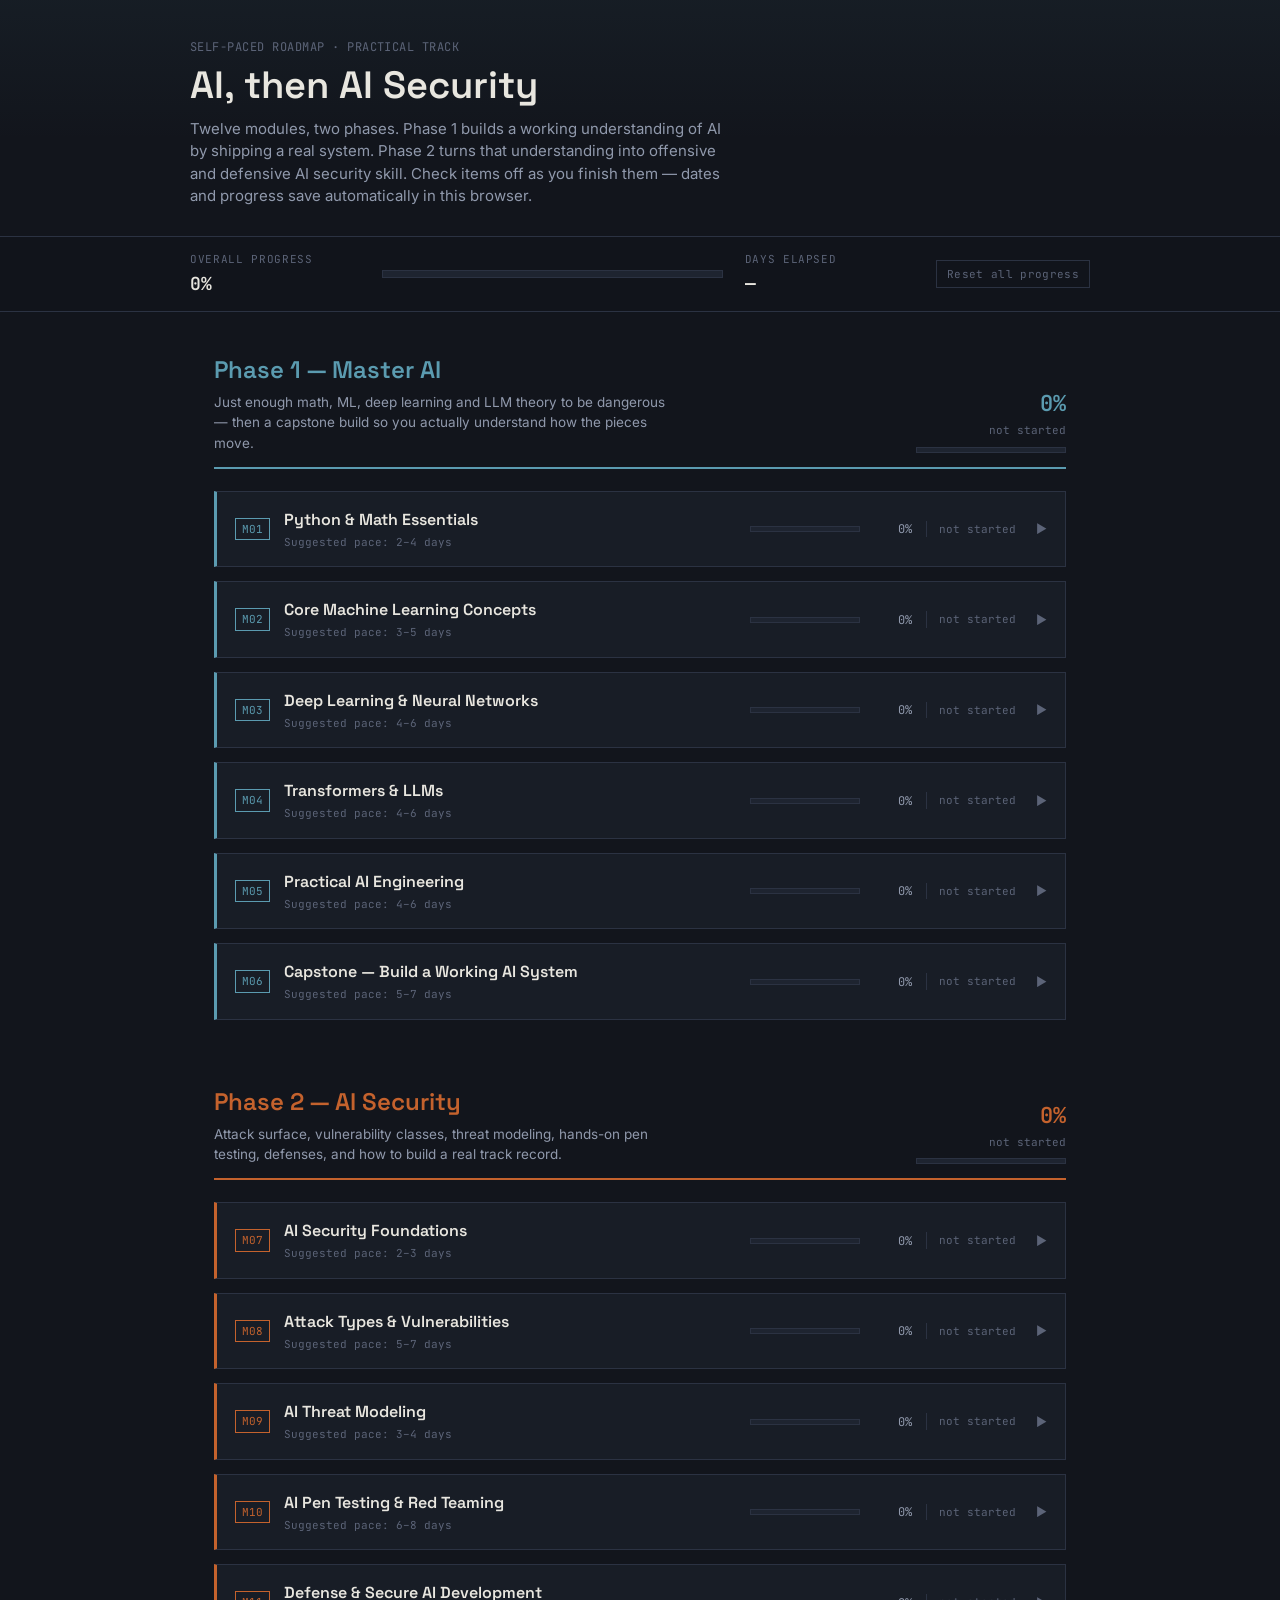
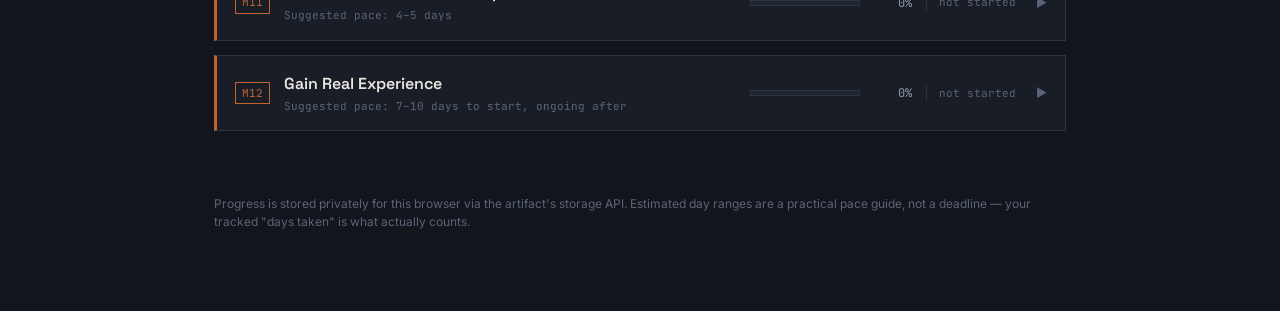
<file: ai-security-roadmap.html>
<!DOCTYPE html>
<html lang="en">
<head>
<meta charset="UTF-8">
<meta name="viewport" content="width=device-width, initial-scale=1.0">
<title>AI &amp; AI Security — Build Roadmap</title>
<link rel="preconnect" href="https://fonts.googleapis.com">
<link href="https://fonts.googleapis.com/css2?family=Space+Grotesk:wght@500;600;700&family=Inter:wght@400;500;600&family=JetBrains+Mono:wght@400;500;600&display=swap" rel="stylesheet">
<style>
  :root{
    --ink:#12151c;
    --panel:#181d26;
    --panel-2:#1e2430;
    --line:#2b3242;
    --text:#e8e6df;
    --text-dim:#9099ac;
    --text-faint:#5c6478;
    --phase1:#5b9bb0;
    --phase1-dim:#3e6a78;
    --phase2:#c4622d;
    --phase2-dim:#8a4620;
    --good:#7fa66b;
    --font-head:'Space Grotesk', sans-serif;
    --font-body:'Inter', sans-serif;
    --font-mono:'JetBrains Mono', monospace;
  }
  *{box-sizing:border-box; margin:0; padding:0;}
  body{
    background:var(--ink);
    color:var(--text);
    font-family:var(--font-body);
    line-height:1.5;
    padding-bottom:80px;
  }
  a{color:inherit;}

  /* ---------- Top banner ---------- */
  .hero{
    padding:38px 24px 28px;
    border-bottom:1px solid var(--line);
    background:
      linear-gradient(180deg, rgba(91,155,176,0.06), transparent 60%);
  }
  .hero-inner{max-width:900px; margin:0 auto;}
  .hero-tag{
    font-family:var(--font-mono);
    font-size:12px;
    color:var(--text-faint);
    letter-spacing:0.04em;
  }
  .hero h1{
    font-family:var(--font-head);
    font-weight:600;
    font-size:clamp(26px,4vw,38px);
    margin-top:8px;
    line-height:1.15;
  }
  .hero p.sub{
    color:var(--text-dim);
    max-width:60ch;
    margin-top:10px;
    font-size:15px;
  }

  /* ---------- Sticky stats bar ---------- */
  .statbar{
    position:sticky; top:0; z-index:50;
    background:rgba(18,21,28,0.92);
    backdrop-filter:blur(8px);
    border-bottom:1px solid var(--line);
    padding:14px 24px;
  }
  .statbar-inner{
    max-width:900px; margin:0 auto;
    display:flex; flex-wrap:wrap; gap:22px; align-items:center;
  }
  .stat-block{min-width:150px; flex:1;}
  .stat-block .label{
    font-family:var(--font-mono); font-size:11px; color:var(--text-faint);
    text-transform:uppercase; letter-spacing:0.06em;
  }
  .stat-block .value{
    font-family:var(--font-mono); font-size:18px; font-weight:600; margin-top:3px;
  }
  .stat-bar-track{
    flex:2; min-width:180px;
    height:8px; background:var(--panel-2); border:1px solid var(--line);
    position:relative; overflow:hidden;
  }
  .stat-bar-fill{
    height:100%; background:linear-gradient(90deg,var(--phase1),var(--good));
    transition:width .4s ease;
  }
  .reset-btn{
    font-family:var(--font-mono); font-size:11px; color:var(--text-faint);
    background:transparent; border:1px solid var(--line); padding:6px 10px;
    cursor:pointer; letter-spacing:0.03em;
  }
  .reset-btn:hover{border-color:var(--phase2); color:var(--phase2);}

  /* ---------- Phase sections ---------- */
  .phase{max-width:900px; margin:0 auto; padding:40px 24px 10px;}
  .phase-head{
    display:flex; justify-content:space-between; align-items:flex-end;
    gap:16px; flex-wrap:wrap;
    border-bottom:2px solid var(--phase-color);
    padding-bottom:14px; margin-bottom:22px;
  }
  .phase[data-phase="1"]{--phase-color:var(--phase1);}
  .phase[data-phase="2"]{--phase-color:var(--phase2);}
  .phase-head h2{
    font-family:var(--font-head); font-weight:600; font-size:24px;
    color:var(--phase-color);
  }
  .phase-head .phase-desc{color:var(--text-dim); font-size:13.5px; margin-top:4px; max-width:52ch;}
  .phase-progress{
    text-align:right; min-width:150px;
  }
  .phase-progress .pct{font-family:var(--font-mono); font-size:22px; font-weight:600; color:var(--phase-color);}
  .phase-progress .days{font-family:var(--font-mono); font-size:11px; color:var(--text-faint); margin-top:2px;}
  .phase-track{
    height:6px; background:var(--panel-2); border:1px solid var(--line); margin-top:8px; overflow:hidden;
  }
  .phase-fill{height:100%; background:var(--phase-color); transition:width .4s ease;}

  /* ---------- Module card ---------- */
  .module{
    border:1px solid var(--line);
    border-left:3px solid var(--phase-color);
    background:var(--panel);
    margin-bottom:14px;
  }
  .module > summary{
    list-style:none; cursor:pointer;
    padding:16px 18px;
    display:flex; align-items:center; gap:14px; flex-wrap:wrap;
  }
  .module > summary::-webkit-details-marker{display:none;}
  .mod-id{
    font-family:var(--font-mono); font-size:11px; color:var(--phase-color);
    border:1px solid var(--phase-color); padding:2px 6px; flex-shrink:0;
  }
  .mod-titles{flex:1 1 220px; min-width:0;}
  .mod-titles .t{font-family:var(--font-head); font-weight:600; font-size:16px;}
  .mod-titles .est{font-family:var(--font-mono); font-size:11px; color:var(--text-faint); margin-top:2px;}
  .mod-mini-track{
    width:110px; height:6px; background:var(--panel-2); border:1px solid var(--line); flex-shrink:0; overflow:hidden;
  }
  .mod-mini-fill{height:100%; background:var(--phase-color);}
  .mod-mini-pct{font-family:var(--font-mono); font-size:12px; color:var(--text-dim); width:38px; text-align:right; flex-shrink:0;}
  .mod-days{
    font-family:var(--font-mono); font-size:11px; color:var(--text-faint);
    border-left:1px solid var(--line); padding-left:12px; flex-shrink:0; min-width:96px;
  }
  .caret{color:var(--text-faint); font-size:12px; transition:transform .2s; flex-shrink:0;}
  .module[open] .caret{transform:rotate(90deg);}

  .mod-body{padding:0 18px 20px; border-top:1px solid var(--line);}

  /* content tabs */
  .tabs{display:flex; gap:2px; margin:16px 0 0; border-bottom:1px solid var(--line);}
  .tab-btn{
    font-family:var(--font-mono); font-size:11.5px; color:var(--text-dim);
    background:transparent; border:none; padding:8px 12px; cursor:pointer;
    border-bottom:2px solid transparent;
  }
  .tab-btn.active{color:var(--phase-color); border-bottom-color:var(--phase-color);}
  .tab-pane{display:none; padding:14px 2px 4px; font-size:14px; color:var(--text);}
  .tab-pane.active{display:block;}
  .tab-pane ul{padding-left:18px;}
  .tab-pane li{margin-bottom:5px;}
  .tab-pane a{color:var(--phase-color); text-decoration:underline; text-underline-offset:2px;}

  /* checklist */
  .checklist{margin-top:18px;}
  .checklist-head{
    font-family:var(--font-mono); font-size:11px; color:var(--text-faint);
    text-transform:uppercase; letter-spacing:0.05em; margin-bottom:8px;
  }
  .item{
    display:flex; align-items:flex-start; gap:10px;
    padding:7px 0; border-bottom:1px dashed var(--line);
    font-size:14.5px;
  }
  .item:last-child{border-bottom:none;}
  .item input[type=checkbox]{
    appearance:none; -webkit-appearance:none;
    width:17px; height:17px; margin-top:2px; flex-shrink:0;
    border:1px solid var(--text-faint); background:var(--panel-2);
    cursor:pointer; position:relative;
  }
  .item input[type=checkbox]:checked{
    background:var(--phase-color); border-color:var(--phase-color);
  }
  .item input[type=checkbox]:checked::after{
    content:"✓"; position:absolute; top:-3px; left:2px; font-size:13px; color:var(--ink); font-weight:700;
  }
  .item label{cursor:pointer;}
  .item.done label{color:var(--text-dim); text-decoration:line-through; text-decoration-color:var(--text-faint);}

  /* day tracking row */
  .daybox{
    margin-top:18px; padding:12px 14px; background:var(--panel-2); border:1px solid var(--line);
    display:flex; gap:22px; flex-wrap:wrap; align-items:flex-end;
  }
  .daybox .field{display:flex; flex-direction:column; gap:4px;}
  .daybox label{font-family:var(--font-mono); font-size:10.5px; color:var(--text-faint); text-transform:uppercase; letter-spacing:0.04em;}
  .daybox input[type=date]{
    background:var(--panel); border:1px solid var(--line); color:var(--text);
    font-family:var(--font-mono); font-size:12.5px; padding:5px 7px;
  }
  .daybox .readout{font-family:var(--font-mono); font-size:12.5px;}
  .daybox .readout .n{color:var(--phase-color); font-weight:600; font-size:16px;}
  .mod-reset{
    margin-left:auto; font-family:var(--font-mono); font-size:11px; color:var(--text-faint);
    background:transparent; border:1px solid var(--line); padding:6px 10px; cursor:pointer;
  }
  .mod-reset:hover{border-color:var(--phase2); color:var(--phase2);}

  footer{max-width:900px; margin:40px auto 0; padding:0 24px; color:var(--text-faint); font-size:12px;}
</style>
</head>
<body>

<div class="hero">
  <div class="hero-inner">
    <div class="hero-tag">SELF-PACED ROADMAP · PRACTICAL TRACK</div>
    <h1>AI, then AI Security</h1>
    <p class="sub">Twelve modules, two phases. Phase 1 builds a working understanding of AI by shipping a real system. Phase 2 turns that understanding into offensive and defensive AI security skill. Check items off as you finish them — dates and progress save automatically in this browser.</p>
  </div>
</div>

<div class="statbar">
  <div class="statbar-inner">
    <div class="stat-block">
      <div class="label">Overall progress</div>
      <div class="value" id="overall-pct">0%</div>
    </div>
    <div class="stat-bar-track"><div class="stat-bar-fill" id="overall-fill" style="width:0%"></div></div>
    <div class="stat-block">
      <div class="label">Days elapsed</div>
      <div class="value" id="overall-days">—</div>
    </div>
    <button class="reset-btn" id="reset-all">Reset all progress</button>
  </div>
</div>

<div class="phase" data-phase="1" id="phase-1">
  <div class="phase-head">
    <div>
      <h2>Phase 1 — Master AI</h2>
      <div class="phase-desc">Just enough math, ML, deep learning and LLM theory to be dangerous — then a capstone build so you actually understand how the pieces move.</div>
    </div>
    <div class="phase-progress">
      <div class="pct" id="p1-pct">0%</div>
      <div class="days" id="p1-days">not started</div>
      <div class="phase-track"><div class="phase-fill" id="p1-fill" style="width:0%"></div></div>
    </div>
  </div>
  <div id="p1-modules"></div>
</div>

<div class="phase" data-phase="2" id="phase-2">
  <div class="phase-head">
    <div>
      <h2>Phase 2 — AI Security</h2>
      <div class="phase-desc">Attack surface, vulnerability classes, threat modeling, hands-on pen testing, defenses, and how to build a real track record.</div>
    </div>
    <div class="phase-progress">
      <div class="pct" id="p2-pct">0%</div>
      <div class="days" id="p2-days">not started</div>
      <div class="phase-track"><div class="phase-fill" id="p2-fill" style="width:0%"></div></div>
    </div>
  </div>
  <div id="p2-modules"></div>
</div>

<footer>Progress is stored privately for this browser via the artifact's storage API. Estimated day ranges are a practical pace guide, not a deadline — your tracked "days taken" is what actually counts.</footer>

<script>
const MODULES = [
{id:"p1m1", phase:1, num:"M01", title:"Python & Math Essentials", est:"2–4 days",
 items:[
  "Python refresher: functions, OOP, file I/O, virtual environments",
  "NumPy & Pandas for data manipulation",
  "Linear algebra intuition: vectors, matrices, dot product",
  "Probability & statistics basics: distributions, mean/variance, Bayes' rule",
  "Calculus intuition: derivatives and gradients (concept, not proofs)"
 ],
 what:"Just enough math to understand *why* ML algorithms work, not enough to derive them from scratch. Intuition over rigor.",
 how:"Skip textbook-first learning. Code first, build intuition with visuals, come back to math only when a concept blocks you.",
 where:["Kaggle Learn (Python, Pandas)","3Blue1Brown YouTube — Essence of Linear Algebra & Calculus","Khan Academy — Statistics & Probability"],
 refs:[["3Blue1Brown","https://www.3blue1brown.com/"],["Kaggle Learn","https://www.kaggle.com/learn"],["Khan Academy Statistics","https://www.khanacademy.org/math/statistics-probability"]]
},
{id:"p1m2", phase:1, num:"M02", title:"Core Machine Learning Concepts", est:"3–5 days",
 items:[
  "Supervised vs unsupervised vs reinforcement learning",
  "Train/test/validation split & cross-validation",
  "Overfitting vs underfitting, bias-variance tradeoff",
  "Loss functions & gradient descent",
  "Classic algorithms: linear/logistic regression, decision trees, kNN, SVM",
  "Evaluation metrics: accuracy, precision/recall, F1, ROC-AUC"
 ],
 what:"How models actually learn patterns from data, and how you know if they've learned something real vs memorized noise.",
 how:"Implement 2–3 algorithms from scratch in NumPy first, then re-do them with scikit-learn on a real Kaggle dataset.",
 where:["Andrew Ng — Machine Learning Specialization (Coursera)","scikit-learn documentation","StatQuest YouTube for intuitive explanations"],
 refs:[["Andrew Ng ML Specialization","https://www.coursera.org/specializations/machine-learning-introduction"],["scikit-learn docs","https://scikit-learn.org/stable/"],["StatQuest","https://www.youtube.com/@statquest"]]
},
{id:"p1m3", phase:1, num:"M03", title:"Deep Learning & Neural Networks", est:"4–6 days",
 items:[
  "Perceptron, multi-layer networks, activation functions",
  "Backpropagation & optimizers (SGD, Adam)",
  "CNN basics for vision",
  "RNN/LSTM basics for sequences",
  "PyTorch fundamentals: tensors, autograd, training loop"
 ],
 what:"How neural networks learn layered representations, and how to actually train one in code end to end.",
 how:"Build a tiny NN from scratch in NumPy to demystify backprop, then rebuild it in PyTorch on MNIST or CIFAR-10.",
 where:["fast.ai — Practical Deep Learning for Coders","Official PyTorch tutorials","DeepLearning.AI Deep Learning Specialization"],
 refs:[["fast.ai course","https://course.fast.ai/"],["PyTorch tutorials","https://pytorch.org/tutorials/"],["DeepLearning.AI","https://www.deeplearning.ai/"]]
},
{id:"p1m4", phase:1, num:"M04", title:"Transformers & LLMs", est:"4–6 days",
 items:[
  "Attention mechanism & self-attention intuition",
  "Transformer architecture: encoder/decoder blocks",
  "Tokenization & embeddings",
  "Pretraining vs fine-tuning vs instruction tuning vs RLHF (concept level)",
  "Inference parameters: temperature, top-p, context window",
  "Open-source vs closed-source model landscape"
 ],
 what:"How models like GPT, Claude and Llama actually process and generate text under the hood.",
 how:"Read a visual walkthrough of the architecture first, then follow along building a minimal GPT from scratch to see every piece run.",
 where:["Jay Alammar — The Illustrated Transformer","Andrej Karpathy — 'Let's build GPT' (video + nanoGPT repo)","Hugging Face NLP Course"],
 refs:[["The Illustrated Transformer","http://jalammar.github.io/illustrated-transformer/"],["Karpathy: Let's build GPT","https://www.youtube.com/watch?v=kCc8FmEb1nY"],["Hugging Face NLP Course","https://huggingface.co/learn/nlp-course"]]
},
{id:"p1m5", phase:1, num:"M05", title:"Practical AI Engineering", est:"4–6 days",
 items:[
  "Using LLM APIs effectively (Anthropic, OpenAI, etc.)",
  "Prompt engineering techniques",
  "Retrieval-Augmented Generation (RAG): embeddings & vector databases",
  "Fine-tuning basics: LoRA/QLoRA, and when to fine-tune vs just prompt",
  "AI agents: tool/function calling, orchestration",
  "Evaluating LLM-app quality"
 ],
 what:"How to build real applications on top of foundation models instead of just calling an API in isolation.",
 how:"Build incrementally: plain chatbot → add RAG over your own docs → add a tool-calling agent. Ship each stage before adding the next.",
 where:["Anthropic & OpenAI cookbook repos","LangChain / LlamaIndex documentation","DeepLearning.AI short courses"],
 refs:[["Anthropic prompt engineering guide","https://docs.claude.com/en/docs/build-with-claude/prompt-engineering/overview"],["LangChain docs","https://python.langchain.com/"],["LlamaIndex docs","https://docs.llamaindex.ai/"]]
},
{id:"p1m6", phase:1, num:"M06", title:"Capstone — Build a Working AI System", est:"5–7 days",
 items:[
  "Pick one real, scoped task to solve end to end",
  "Build the data pipeline (collection / cleaning)",
  "Build or select the model (train it, or use a pretrained/LLM backbone)",
  "Build inference pipeline + minimal interface (CLI or web)",
  "Evaluate results and iterate at least once",
  "Write up the full architecture: input → processing → model → output"
 ],
 what:"Consolidate everything by shipping one complete system — e.g. a RAG Q&A bot over your own documents, a fine-tuned classifier, or a small task-performing agent.",
 how:"Scope small on purpose. The goal is tracing the full data flow yourself, not building something impressive — ship in under a week.",
 where:["Gradio / Streamlit for a fast interface","Hugging Face Spaces for free deployment","GitHub for similar reference project templates"],
 refs:[["Gradio docs","https://www.gradio.app/docs"],["Streamlit docs","https://docs.streamlit.io/"],["Hugging Face Spaces","https://huggingface.co/spaces"]]
},
{id:"p2m1", phase:2, num:"M07", title:"AI Security Foundations", est:"2–3 days",
 items:[
  "Map the AI attack surface: data, model, training pipeline, inference API, agents/tools, supply chain",
  "Read the OWASP Top 10 for LLM Applications end to end",
  "Get an overview of the MITRE ATLAS framework",
  "Understand how AI/ML security differs from traditional AppSec",
  "Learn core vocabulary: adversarial ML, red teaming, guardrails, alignment"
 ],
 what:"A mental model of where and how AI systems get attacked, before diving into individual vulnerability classes.",
 how:"Read the OWASP LLM Top 10 fully, then browse MITRE ATLAS's matrix and a couple of its real-world case studies.",
 where:["OWASP Top 10 for LLM Applications","MITRE ATLAS","NIST AI Risk Management Framework"],
 refs:[["OWASP LLM Top 10","https://owasp.org/www-project-top-10-for-large-language-model-applications/"],["MITRE ATLAS","https://atlas.mitre.org/"],["NIST AI RMF","https://www.nist.gov/itl/ai-risk-management-framework"]]
},
{id:"p2m2", phase:2, num:"M08", title:"Attack Types & Vulnerabilities", est:"5–7 days",
 items:[
  "Prompt injection — direct and indirect",
  "Jailbreaking techniques",
  "Data poisoning & backdoor attacks",
  "Model extraction / model stealing",
  "Adversarial examples (evasion attacks)",
  "Membership inference & model inversion (privacy attacks)",
  "Training data extraction / memorization",
  "Insecure output handling (e.g. XSS/SSRF triggered via LLM output)",
  "Excessive agency in over-permissioned agents/tools",
  "Supply chain attacks: malicious model files, unsafe deserialization, poisoned datasets/plugins",
  "Denial of service: resource exhaustion, token flooding"
 ],
 what:"A deep-dive on each vulnerability class — what it is, how it's actually exploited, and real-world examples.",
 how:"Read one paper or writeup per attack type, then reproduce a simple version yourself against a local/demo LLM.",
 where:["Simon Willison's blog (prompt injection tag)","Kai Greshake's indirect prompt injection research","Lakera AI blog","arXiv (cs.CR / cs.LG adversarial ML papers)"],
 refs:[["Simon Willison — prompt injection","https://simonwillison.net/series/prompt-injection/"],["\"Not what you've signed up for\" (indirect prompt injection)","https://arxiv.org/abs/2302.12173"],["Lakera LLM Vulnerability Guide","https://www.lakera.ai/blog"]]
},
{id:"p2m3", phase:2, num:"M09", title:"AI Threat Modeling", est:"3–4 days",
 items:[
  "Draw data flow diagrams for an AI/LLM system",
  "Identify trust boundaries: user input, retrieved data, tool output, training data",
  "Apply STRIDE to an AI pipeline",
  "Map identified threats to MITRE ATLAS tactics/techniques",
  "Score and prioritize risks",
  "Produce a written threat model for one sample AI app"
 ],
 what:"How to systematically predict what can go wrong in a given AI system before you build it or attack it.",
 how:"Take your Phase 1 capstone project and produce a complete threat model for it — this is your first real deliverable.",
 where:["MITRE ATLAS Navigator","Microsoft's Threat Modeling AI/ML Systems guidance","OWASP AI Exchange"],
 refs:[["MITRE ATLAS Navigator","https://atlas.mitre.org/matrices/ATLAS"],["Microsoft Threat Modeling AI/ML","https://learn.microsoft.com/en-us/security/engineering/threat-modeling-aiml"],["OWASP AI Exchange","https://owaspai.org/"]]
},
{id:"p2m4", phase:2, num:"M10", title:"AI Pen Testing & Red Teaming", est:"6–8 days",
 items:[
  "Set up a safe test environment (local open-source LLM or sandboxed API app)",
  "Manual red teaming: craft prompt injections and jailbreaks by hand",
  "Automated tooling: garak, PyRIT, promptfoo",
  "Test a RAG pipeline for data leakage",
  "Test an agent/tool-use system for excessive-agency abuse",
  "Write a professional pentest report for an AI finding"
 ],
 what:"Hands-on offensive practice against real or deliberately-vulnerable AI systems — this is where theory becomes skill.",
 how:"Install garak or PyRIT, scan a local open-source model, then attack a deliberately vulnerable LLM demo app end to end.",
 where:["NVIDIA garak (GitHub)","Microsoft PyRIT (GitHub)","promptfoo.dev","\"Damn Vulnerable LLM Agent\"-style practice repos"],
 refs:[["garak","https://github.com/NVIDIA/garak"],["PyRIT","https://github.com/Azure/PyRIT"],["promptfoo","https://www.promptfoo.dev/"]]
},
{id:"p2m5", phase:2, num:"M11", title:"Defense & Secure AI Development", est:"4–5 days",
 items:[
  "Input/output validation & sanitization for LLM apps",
  "Guardrail frameworks: NeMo Guardrails, Llama Guard, Rebuff",
  "Principle of least privilege for agent tool access",
  "Rate limiting, anomaly detection, monitoring/logging for AI systems",
  "Secure MLOps: model provenance, dependency scanning, safe serialization (avoid raw pickle)",
  "Human-in-the-loop controls for high-risk actions"
 ],
 what:"How to actually fix and prevent the vulnerabilities found in the previous two modules.",
 how:"Take the vulnerable app from Module 10 and harden it step by step — re-attack after each fix to verify it actually holds.",
 where:["NVIDIA NeMo Guardrails docs","Meta Llama Guard model card","OWASP AI Security & Privacy Guide"],
 refs:[["NeMo Guardrails","https://github.com/NVIDIA/NeMo-Guardrails"],["Llama Guard","https://huggingface.co/meta-llama/LlamaGuard-7b"],["OWASP AI Exchange — mitigations","https://owaspai.org/goto/mitigations/"]]
},
{id:"p2m6", phase:2, num:"M12", title:"Gain Real Experience", est:"7–10 days to start, ongoing after",
 items:[
  "Complete Gandalf (Lakera) prompt injection levels",
  "Complete HackAPrompt challenges",
  "Try Dreadnode Crucible AI CTF challenges",
  "Find and review an AI/LLM bug bounty program (e.g. via Huntr)",
  "Publish one public 'attack + defense' writeup as a portfolio piece",
  "Follow AI security researchers and join a community"
 ],
 what:"Convert everything you've learned into practical, provable experience — and a track record other people can see.",
 how:"Do one challenge a day and write a short public writeup of what you learned each time; this becomes your portfolio.",
 where:["gandalf.lakera.ai","hackaprompt.com","crucible.dreadnode.io","huntr.com","AI Village (DEF CON) resources"],
 refs:[["Gandalf","https://gandalf.lakera.ai/"],["HackAPrompt","https://www.hackaprompt.com/"],["Crucible","https://crucible.dreadnode.io/"],["Huntr","https://huntr.com/"]]
}
];

const STORAGE_KEY = "ai-roadmap-state-v1";
let STATE = { checked:{}, dates:{} }; // dates[modId] = {start:"yyyy-mm-dd", end:"yyyy-mm-dd"}
let storageReady = false;

function todayStr(){ return new Date().toISOString().slice(0,10); }
function diffDaysInclusive(a,b){
  const d1 = new Date(a+"T00:00:00"), d2 = new Date(b+"T00:00:00");
  return Math.round((d2-d1)/86400000) + 1;
}

async function loadState(){
  try{
    const res = await window.storage.get(STORAGE_KEY, false);
    if(res && res.value){
      const parsed = JSON.parse(res.value);
      STATE.checked = parsed.checked || {};
      STATE.dates = parsed.dates || {};
    }
  }catch(e){ /* no saved state yet */ }
  storageReady = true;
}

async function saveState(){
  try{
    await window.storage.set(STORAGE_KEY, JSON.stringify(STATE), false);
  }catch(e){ console.error("Could not save progress:", e); }
}

function itemKey(modId, idx){ return modId + "::" + idx; }

function updateModuleDates(mod){
  const total = mod.items.length;
  let doneCount = 0;
  for(let i=0;i<total;i++){ if(STATE.checked[itemKey(mod.id,i)]) doneCount++; }
  let dr = STATE.dates[mod.id] || {};
  if(doneCount > 0 && !dr.start){ dr.start = todayStr(); }
  if(doneCount === total && total > 0){
    if(!dr.end) dr.end = todayStr();
  } else {
    dr.end = null;
  }
  if(doneCount === 0){ dr.start = null; dr.end = null; }
  STATE.dates[mod.id] = dr;
}

function moduleStats(mod){
  const total = mod.items.length;
  let doneCount = 0;
  for(let i=0;i<total;i++){ if(STATE.checked[itemKey(mod.id,i)]) doneCount++; }
  const pct = total ? Math.round((doneCount/total)*100) : 0;
  const dr = STATE.dates[mod.id] || {};
  let daysLabel = "not started";
  if(dr.start && dr.end){
    const n = diffDaysInclusive(dr.start, dr.end);
    daysLabel = n + (n===1 ? " day" : " days") + " · done";
  } else if(dr.start){
    const n = diffDaysInclusive(dr.start, todayStr());
    daysLabel = n + (n===1 ? " day" : " days") + " · in progress";
  }
  return {total, doneCount, pct, dr, daysLabel};
}

function phaseStats(phaseNum){
  const mods = MODULES.filter(m=>m.phase===phaseNum);
  let totalItems=0, doneItems=0;
  let earliestStart=null, latestEnd=null, anyOpen=false;
  mods.forEach(m=>{
    const s = moduleStats(m);
    totalItems += s.total; doneItems += s.doneCount;
    if(s.dr.start){
      if(!earliestStart || s.dr.start < earliestStart) earliestStart = s.dr.start;
      if(s.dr.end){ if(!latestEnd || s.dr.end > latestEnd) latestEnd = s.dr.end; }
      else { anyOpen = true; }
    }
  });
  const pct = totalItems ? Math.round((doneItems/totalItems)*100) : 0;
  let daysLabel = "not started";
  if(earliestStart){
    const endPoint = anyOpen ? todayStr() : (latestEnd || todayStr());
    const n = diffDaysInclusive(earliestStart, endPoint);
    daysLabel = n + (n===1?" day":" days") + (pct===100 ? " · done" : " · in progress");
  }
  return {pct, daysLabel};
}

function overallStats(){
  let totalItems=0, doneItems=0, earliestStart=null, latestEnd=null, anyOpen=false;
  MODULES.forEach(m=>{
    const s = moduleStats(m);
    totalItems += s.total; doneItems += s.doneCount;
    if(s.dr.start){
      if(!earliestStart || s.dr.start < earliestStart) earliestStart = s.dr.start;
      if(s.dr.end){ if(!latestEnd || s.dr.end > latestEnd) latestEnd = s.dr.end; }
      else { anyOpen = true; }
    }
  });
  const pct = totalItems ? Math.round((doneItems/totalItems)*100) : 0;
  let daysLabel = "—";
  if(earliestStart){
    const endPoint = anyOpen ? todayStr() : (latestEnd || todayStr());
    daysLabel = diffDaysInclusive(earliestStart, endPoint) + (pct===100?" (complete)":" (in progress)");
  }
  return {pct, daysLabel};
}

function renderModule(mod){
  const wrap = document.createElement("details");
  wrap.className = "module";
  wrap.id = "mod-" + mod.id;

  const summary = document.createElement("summary");
  summary.innerHTML = `
    <span class="mod-id">${mod.num}</span>
    <span class="mod-titles">
      <div class="t">${mod.title}</div>
      <div class="est">Suggested pace: ${mod.est}</div>
    </span>
    <span class="mod-mini-track"><span class="mod-mini-fill" style="width:0%"></span></span>
    <span class="mod-mini-pct">0%</span>
    <span class="mod-days">not started</span>
    <span class="caret">▶</span>
  `;
  wrap.appendChild(summary);

  const body = document.createElement("div");
  body.className = "mod-body";

  const whereList = mod.where.map(w=>`<li>${w}</li>`).join("");
  const refsList = mod.refs.map(r=>`<li><a href="${r[1]}" target="_blank" rel="noopener">${r[0]}</a></li>`).join("");

  body.innerHTML = `
    <div class="tabs">
      <button class="tab-btn active" data-tab="what">What to learn</button>
      <button class="tab-btn" data-tab="how">How to learn it</button>
      <button class="tab-btn" data-tab="where">Where to learn</button>
      <button class="tab-btn" data-tab="refs">References</button>
    </div>
    <div class="tab-pane active" data-pane="what"><p>${mod.what}</p></div>
    <div class="tab-pane" data-pane="how"><p>${mod.how}</p></div>
    <div class="tab-pane" data-pane="where"><ul>${whereList}</ul></div>
    <div class="tab-pane" data-pane="refs"><ul>${refsList}</ul></div>

    <div class="checklist">
      <div class="checklist-head">Checklist (${mod.items.length} items)</div>
      <div class="items"></div>
    </div>

    <div class="daybox">
      <div class="field">
        <label>Start date</label>
        <input type="date" class="start-input" />
      </div>
      <div class="field">
        <label>Completion date</label>
        <input type="date" class="end-input" />
      </div>
      <div class="field">
        <label>Days taken</label>
        <div class="readout"><span class="n days-n">—</span></div>
      </div>
      <button class="mod-reset">Reset module</button>
    </div>
  `;
  wrap.appendChild(body);

  const itemsContainer = body.querySelector(".items");
  mod.items.forEach((text, idx)=>{
    const key = itemKey(mod.id, idx);
    const row = document.createElement("div");
    row.className = "item";
    const inputId = "chk-" + key.replace("::","-");
    row.innerHTML = `<input type="checkbox" id="${inputId}"><label for="${inputId}">${text}</label>`;
    const cb = row.querySelector("input");
    cb.checked = !!STATE.checked[key];
    if(cb.checked) row.classList.add("done");
    cb.addEventListener("change", ()=>{
      STATE.checked[key] = cb.checked;
      row.classList.toggle("done", cb.checked);
      updateModuleDates(mod);
      syncModuleUI(mod, wrap);
      renderAllSummaries();
      saveState();
    });
    itemsContainer.appendChild(row);
  });

  // tabs
  body.querySelectorAll(".tab-btn").forEach(btn=>{
    btn.addEventListener("click", ()=>{
      body.querySelectorAll(".tab-btn").forEach(b=>b.classList.remove("active"));
      body.querySelectorAll(".tab-pane").forEach(p=>p.classList.remove("active"));
      btn.classList.add("active");
      body.querySelector(`.tab-pane[data-pane="${btn.dataset.tab}"]`).classList.add("active");
    });
  });

  // manual date overrides
  const startInput = body.querySelector(".start-input");
  const endInput = body.querySelector(".end-input");
  startInput.addEventListener("change", ()=>{
    const dr = STATE.dates[mod.id] || {};
    dr.start = startInput.value || null;
    STATE.dates[mod.id] = dr;
    syncModuleUI(mod, wrap);
    renderAllSummaries();
    saveState();
  });
  endInput.addEventListener("change", ()=>{
    const dr = STATE.dates[mod.id] || {};
    dr.end = endInput.value || null;
    STATE.dates[mod.id] = dr;
    syncModuleUI(mod, wrap);
    renderAllSummaries();
    saveState();
  });

  // reset module
  body.querySelector(".mod-reset").addEventListener("click", ()=>{
    if(!confirm(`Reset all progress for ${mod.num} — ${mod.title}?`)) return;
    mod.items.forEach((_,idx)=>{ delete STATE.checked[itemKey(mod.id, idx)]; });
    STATE.dates[mod.id] = {start:null, end:null};
    itemsContainer.querySelectorAll("input[type=checkbox]").forEach(cb=>{
      cb.checked = false;
      cb.closest(".item").classList.remove("done");
    });
    syncModuleUI(mod, wrap);
    renderAllSummaries();
    saveState();
  });

  syncModuleUI(mod, wrap);
  return wrap;
}

function syncModuleUI(mod, wrapEl){
  const s = moduleStats(mod);
  const summary = wrapEl.querySelector("summary");
  summary.querySelector(".mod-mini-fill").style.width = s.pct + "%";
  summary.querySelector(".mod-mini-pct").textContent = s.pct + "%";
  summary.querySelector(".mod-days").textContent = s.daysLabel;

  const body = wrapEl.querySelector(".mod-body");
  body.querySelector(".start-input").value = s.dr.start || "";
  body.querySelector(".end-input").value = s.dr.end || "";
  const daysN = body.querySelector(".days-n");
  if(s.dr.start && s.dr.end){
    daysN.textContent = diffDaysInclusive(s.dr.start, s.dr.end);
  } else if(s.dr.start){
    daysN.textContent = diffDaysInclusive(s.dr.start, todayStr()) + " (so far)";
  } else {
    daysN.textContent = "—";
  }
}

function renderAllSummaries(){
  // phase 1
  const s1 = phaseStats(1);
  document.getElementById("p1-pct").textContent = s1.pct + "%";
  document.getElementById("p1-fill").style.width = s1.pct + "%";
  document.getElementById("p1-days").textContent = s1.daysLabel;
  // phase 2
  const s2 = phaseStats(2);
  document.getElementById("p2-pct").textContent = s2.pct + "%";
  document.getElementById("p2-fill").style.width = s2.pct + "%";
  document.getElementById("p2-days").textContent = s2.daysLabel;
  // overall
  const so = overallStats();
  document.getElementById("overall-pct").textContent = so.pct + "%";
  document.getElementById("overall-fill").style.width = so.pct + "%";
  document.getElementById("overall-days").textContent = so.daysLabel;
}

async function init(){
  await loadState();
  const p1Container = document.getElementById("p1-modules");
  const p2Container = document.getElementById("p2-modules");
  MODULES.forEach(mod=>{
    const el = renderModule(mod);
    (mod.phase===1 ? p1Container : p2Container).appendChild(el);
  });
  renderAllSummaries();

  document.getElementById("reset-all").addEventListener("click", async ()=>{
    if(!confirm("Reset ALL progress across every module? This cannot be undone.")) return;
    STATE = {checked:{}, dates:{}};
    await saveState();
    location.reload();
  });
}

init();
</script>
</body>
</html>
</file>
